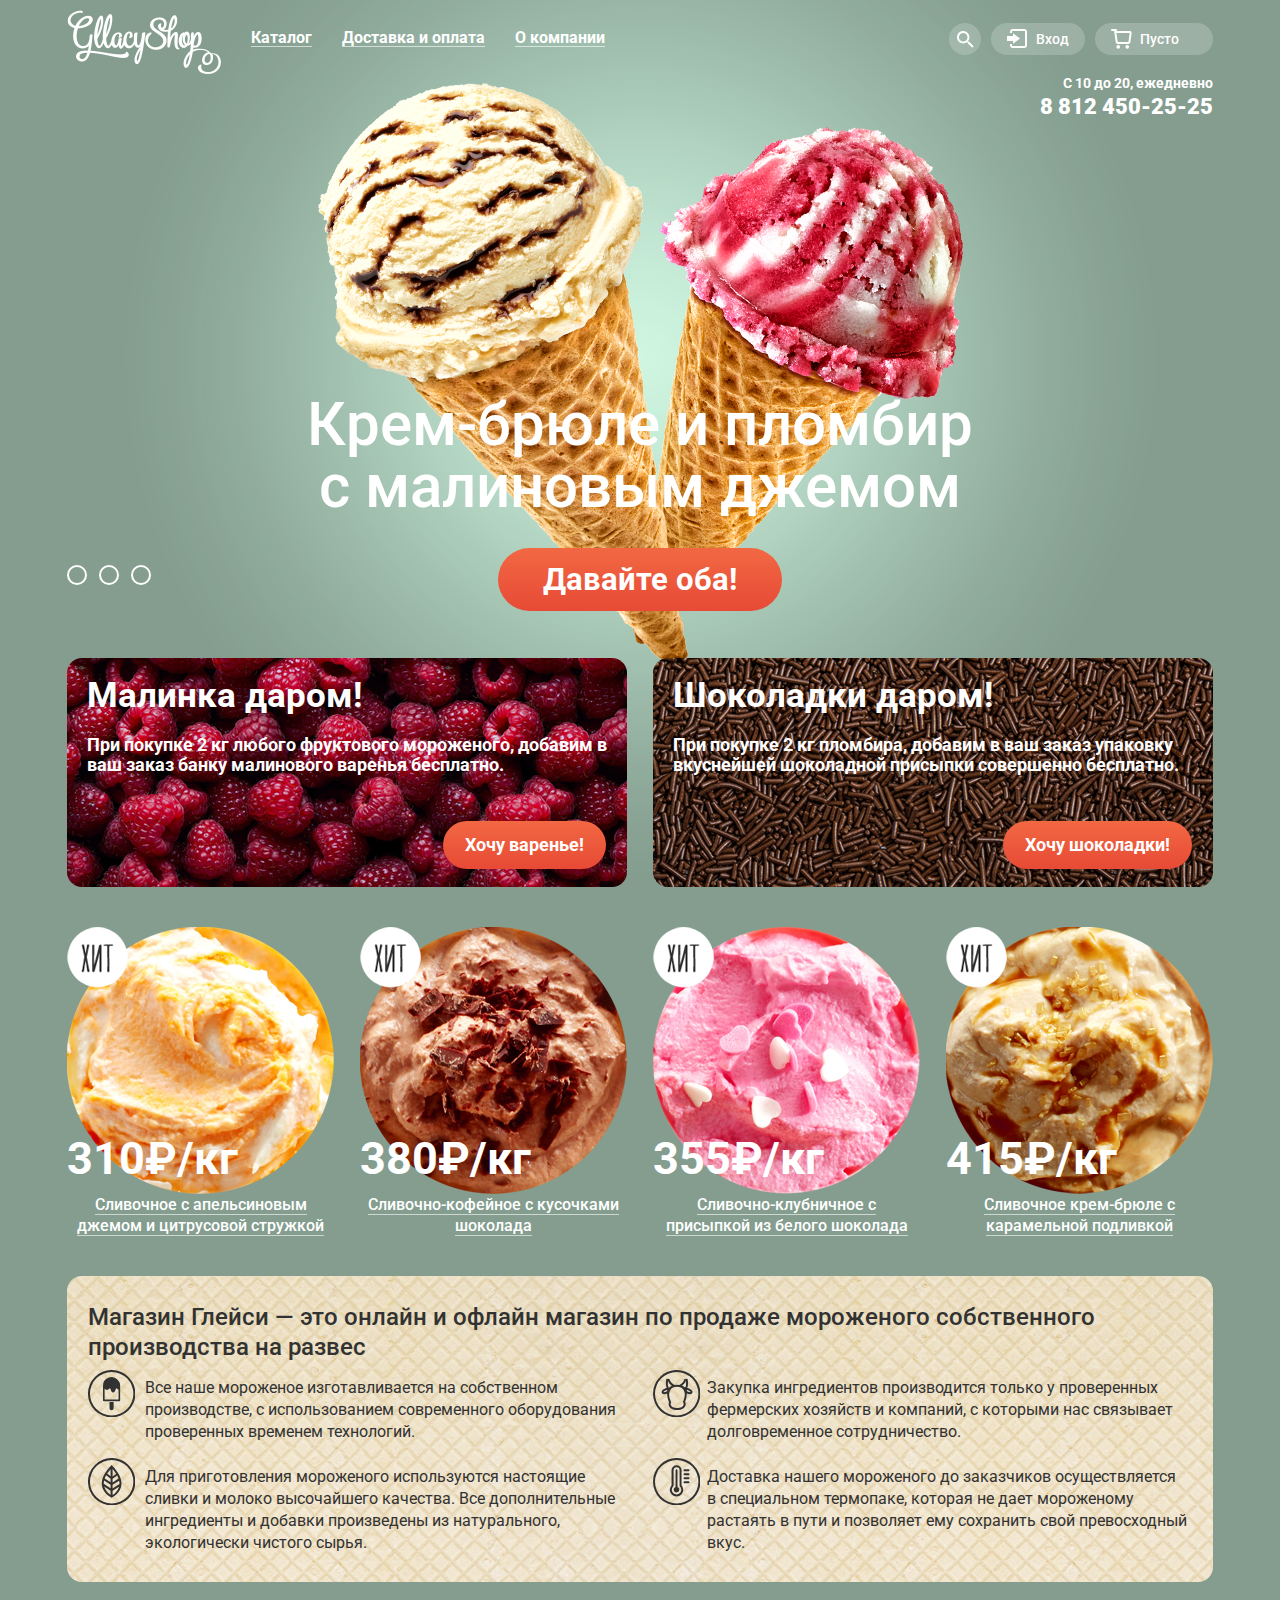
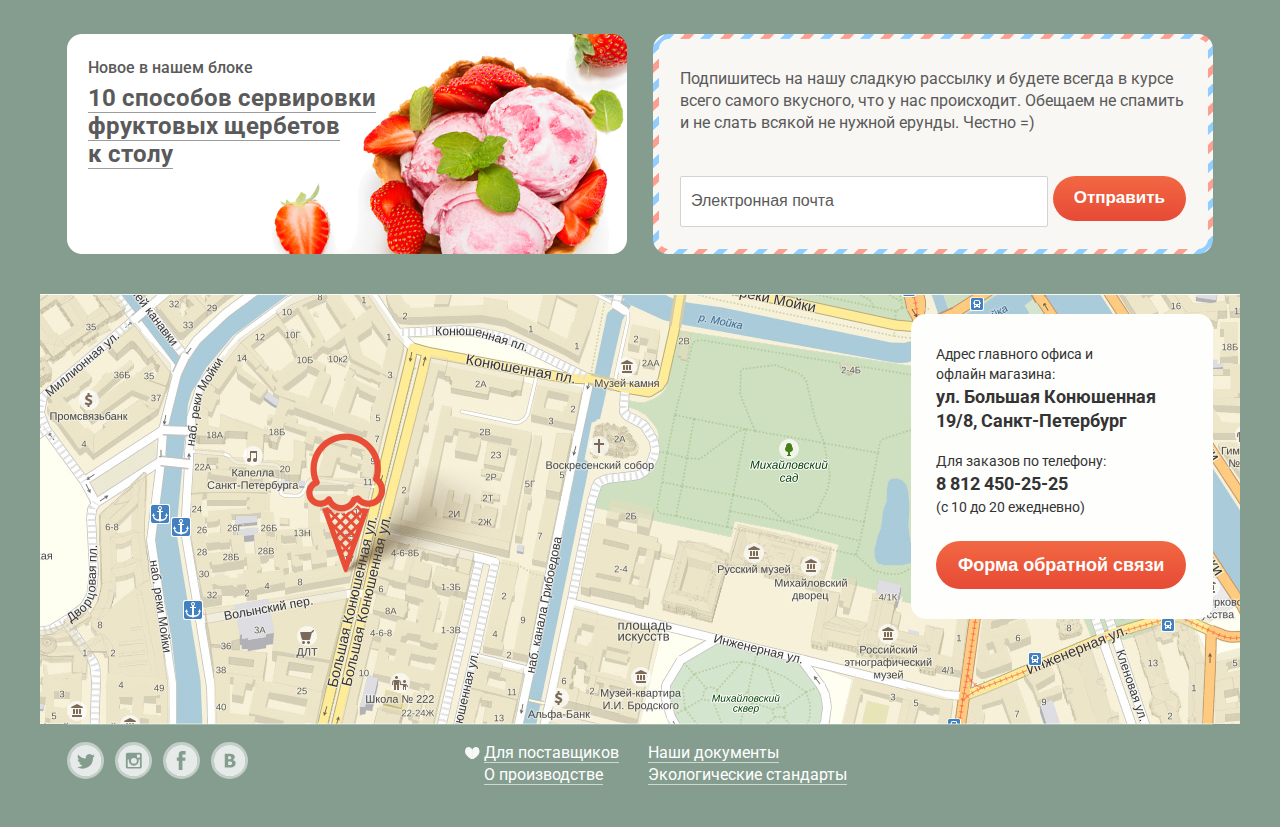
<file: index.html>
<!DOCTYPE html>
<html lang="ru">
	<head>
		<meta charset="UTF-8">
		<title>Gllacy</title>
		<link href="https://fonts.googleapis.com/css?family=Roboto:400,500,700,900&amp;subset=cyrillic" rel="stylesheet">
		<link href="css/normalize.css" rel="stylesheet" type="text/css">
		<link href="css/style.css" rel="stylesheet" type="text/css">
	</head>
	<body class="body-bg-1">
		<header class="main-header">
			<div class="container clearfix">
				<nav class="main-navigation">
					<div class="logo">
						<img src="img/logo.png" alt="Лого" width="154" height="64">
					</div>
					<ul>
						<li class=""><a href="catalog.html">Каталог</a>
							<ul class="drop-menu disabled">
								<li class="title">Новинки</li>
								<li><a href="#" class="drop-menu-item">Сливочное</a></li>
								<li><a href="#" class="drop-menu-item active-drop-menu-item">Щербеты</a></li>
								<li><a href="#" class="drop-menu-item">Фруктовый лед</a></li>
								<li><a href="#" class="drop-menu-item">Мелорин</a></li>
							</ul>
						</li>
						<li><a href="#">Доставка и оплата</a></li>
						<li><a href="#">О компании</a></li>
					</ul>				
				</nav>
				<div class="header-right-block">
					<a href="#" class="search"><svg class="sprite-header" xmlns="http://www.w3.org/2000/svg" width="16.687" height="16.688" viewBox="0 0 16.687 16.688"><defs><style>.cls-1 { fill: #fff; fill-rule: evenodd; }</style></defs><path id="Лупа" class="cls-1" d="M11.936 10.497h-.755l-.264-.261a6.212 6.212 0 1 0-.675.675l.263.262v.755l4.773 4.76 1.423-1.422zm-5.731 0a4.291 4.291 0 1 1 4.3-4.291 4.294 4.294 0 0 1-4.3 4.291z"/></svg></a>
					<div class="popup-search disabled">
						<form action="#" method="get">
							<input type="search" name="search" value="Что ищем?">
						</form>
					</div>
					<a href="#" class="enter"><svg class="sprite-header" xmlns="http://www.w3.org/2000/svg" width="20.063" height="19" viewBox="0 0 20.063 19"><defs><style>.cls-1 { fill: #fff; fill-opacity: 0.99; fill-rule: evenodd; }</style></defs><path id="Вход" class="cls-1" d="M3 3.968v-.96a3 3 0 0 1 3-3h11.059a3 3 0 0 1 3 3v12.978a3 3 0 0 1-3 3H6a3 3 0 0 1-3-3V15h2v2h13V2H5v1.968H3zm-3 8.046h6.029v2.743l7.027-5.3-7.027-5.3V6.9H0v5.114z"/></svg>Вход</a>
					<div class="popup-enter disabled">
						<form action="#" method="post">
							<input type="text" name="mail" value="Электронная почта">
							<input type="text" name="password" value="Пароль"><br>
							<button class="btn" type="submit">Войти</button>
							<div class="link-enter">
								<a href="#">Забыли пароль?</a><br>
								<a href="#">Новая регистрация</a>
							</div>
						</form>
					</div>
					<a href="#" class="cart"><div></div><svg class="sprite-header" xmlns="http://www.w3.org/2000/svg" width="20.63" height="19.719" viewBox="0 0 20.63 19.719"><defs><style>.cls-1 { fill: #fff; fill-rule: evenodd; }</style></defs><path id="Корзина" class="cls-1" d="M20.58 4.429l-1.21 8.912a2.025 2.025 0 0 1-1.88 1.635H6.61a2.025 2.025 0 0 1-1.88-1.635L3.26 3.054a3.738 3.738 0 0 1-.13-1.055H1a1 1 0 0 1 0-2h4a.992.992 0 0 1 .1 1.98h13.97c1.1 0 1.77 1.131 1.51 2.45zM6.73 12.947l-1.31-9h13.2l-.03.2-1.18 8.788a.033.033 0 0 0-.01.014H6.73zm.52 3.009a1.874 1.874 0 1 1-1.88 1.874 1.874 1.874 0 0 1 1.88-1.874zm9 0a1.874 1.874 0 1 1-1.88 1.874 1.874 1.874 0 0 1 1.88-1.874z"/></svg>Пусто</a>
					<div class="popup-cart clearfix disabled">
						<div class="cart-item">
							<div class="cross delete-item"></div>
							<img src="img/items/1.png" width="33" height="33">
							<span class="name">Пломбир с апельсиновым джемом</span>
							<span class="price">1,5 кг <span>x 200 руб</span></span>
							<span class="total-price">300 руб</span>
						</div>
						<div class="cart-item">
							<div class="cross delete-item"></div>
							<img src="img/items/3.png" width="33" height="33">
							<span class="name">Клубничный пломбир с присыпкой из белого шоколада</span>
							<span class="price">1,5 кг <span>x 300 руб</span></span>
							<span class="total-price">450 руб</span>
						</div>
						<hr>
						<div class="amount-description">
							<span>Итого:</span><span class="amount">750 руб.</span>
						</div>
						<button class="btn" type="submit">Оформить заказ</button>
					</div>
				</div>
			</div>
		</header>
		<main>
		<div  class="container">
			<div class="schedule">
				<span>С 10 до 20, ежедневно</span><br>
				<span class="number">8 812 450-25-25</span>
			</div>
			<section class="index-main-slider">
				<div class="slide">
					<p class="main-promo-1">Крем-брюле и пломбир с малиновым джемом</p>
					<p class="main-promo-2 disabled">Шоколадный пломбир и лимонный сорбет</p>
					<p class="main-promo-3 disabled">Пломбир с помадкой и клубничный щербет</p>
					<a href="#" class="btn slide-main-btn">Давайте оба!</a>
				</div>
				<div class="slide-btns">
					<label class="radio-btn">
						<input type="radio" name="slide" value="1">
						<span class="radio-indicator"></span>
					</label>
					<label class="radio-btn">
						<input type="radio" name="slide" value="2">
						<span class="radio-indicator"></span>
					</label>
					<label class="radio-btn">
						<input type="radio" name="slide" value="3">
						<span class="radio-indicator"></span>
					</label>
				</div>
			</section>
			<div class="gifts clearfix">
				<div class="gifts-left">
					<h2>Малинка даром!</h2>
					<p>При покупке 2 кг любого фруктового мороженого, добавим в ваш заказ банку малинового варенья бесплатно.</p>
					<a href="#" class="btn">Хочу варенье!</a>
				</div>
				<div class="gifts-right">
					<h2>Шоколадки даром!</h2>
					<p>При покупке 2 кг пломбира, добавим в ваш заказ упаковку вкуснейшей шоколадной присыпки совершенно бесплатно.</p>
					<a href="#" class="btn">Хочу шоколадки!</a>
				</div>
			</div>
			<div class="items clearfix">
				<div class="item item-1">
					<img src="img/items/1.png" width="267" alt="">
					<img src="img/hit.png" class="hit-img" alt="">
					<span class="item-price">310&#8381;/кг</span>
					<a href="#" class="item-feature">Сливочное с апельсиновым <br>джемом и цитрусовой стружкой</a>
					<a class="item-btn btn" href="#">Быстрый просмотр</a>
				</div>
				<div class="item item-2">
					<img src="img/items/2.png" width="267"  alt="">
					<img src="img/hit.png" class="hit-img"  alt="">
					<span class="item-price">380&#8381;/кг</span>
					<a href="#" class="item-feature">Сливочно-кофейное с кусочками <br>шоколада</a>
					<a class="item-btn btn" href="#">Быстрый просмотр</a>
				</div>
				<div class="item item-3">
					<img src="img/items/3.png" width="267"  alt="">
					<img src="img/hit.png" class="hit-img"  alt="">
					<span class="item-price">355&#8381;/кг</span>
					<a href="#" class="item-feature">Сливочно-клубничное с <br>присыпкой из белого шоколада</a>
					<a class="item-btn btn" href="#">Быстрый просмотр</a>
				</div>
				<div class="item item-4">
					<img src="img/items/4.png" width="267"  alt="">
					<img src="img/hit.png" class="hit-img"  alt="">
					<span class="item-price">415&#8381;/кг</span>
					<a href="#" class="item-feature">Сливочное крем-брюле с <br>карамельной подливкой</a>
					<a class="item-btn btn" href="#">Быстрый просмотр</a>
				</div>
			</div>
			<div class="about clearfix">
				<p class="about-title">Магазин Глейси  — это онлайн и офлайн магазин по продаже мороженого собственного производства на развес</p>
				<div class="about-left-column">
					<svg class="about-img-left1" xmlns="http://www.w3.org/2000/svg" width="47.375" height="47.38" viewBox="0 0 47.375 47.38"><defs><style>.cls-2 { fill: #323232; fill-rule: evenodd; }</style></defs><path id="Мороженко" class="cls-2" d="M29.641 9.64a8.575 8.575 0 0 0-14.639 6.06v14.68a.808.808 0 0 0 .809.81h15.533a.808.808 0 0 0 .809-.81V15.7a8.512 8.512 0 0 0-2.512-6.06zm.894 19.93H16.62V18.68c.045.05.092.1.143.16a2.619 2.619 0 0 0 4.309 0 1.185 1.185 0 0 1 .946-.6 1 1 0 0 1 .309.43 10.746 10.746 0 0 1 .488 1.22 9.606 9.606 0 0 0 .7 1.65 1.753 1.753 0 0 0 3.237 0 9.614 9.614 0 0 0 .7-1.65 10.67 10.67 0 0 1 .488-1.22 1 1 0 0 1 .309-.43 1.186 1.186 0 0 1 .946.6 3.205 3.205 0 0 0 1.346 1v9.73zm-9.007 8.58a2.05 2.05 0 1 0 4.1 0v-6.16h-4.1v6.16zM23.687-.01a23.7 23.7 0 1 1-23.7 23.7 23.7 23.7 0 0 1 23.7-23.7zm0 45.4a21.7 21.7 0 1 1 21.7-21.7 21.722 21.722 0 0 1-21.7 21.7z"/></svg>
					<p>Все наше мороженое изготавливается на собственном<br> производстве, с использованием современного оборудования<br> 
						 проверенных временем технологий.</p>
					<svg class="about-img-left2" xmlns="http://www.w3.org/2000/svg" width="47.375" height="47.38" viewBox="0 0 47.375 47.38"><defs><style>.cls-2 { fill: #323232; fill-rule: evenodd; }</style></defs><path id="Листик" class="cls-2" d="M23.624 39.81s-22.24-10.18 0-32.75c22.24 22.57 0 32.75 0 32.75zm7.516-17.18l-6.536 4.16-.021 3.68 6.894-4.41a13.37 13.37 0 0 0-.337-3.43zm-15.39 3.19l6.833 4.48v-3.62l-6.453-4.15a13.622 13.622 0 0 0-.38 3.29zm6.833-1.52v-3.63l-4.396-3.38a21.756 21.756 0 0 0-1.464 3.24zm0-6.09v-7.04a39.184 39.184 0 0 0-3.356 4.42zm2 .28l3.629-2.6a39.493 39.493 0 0 0-3.629-4.82v7.42zm.021 2.3l-.021 3.68 5.981-3.85a21.714 21.714 0 0 0-1.337-3.01zm6.443 7.9l-6.443 4.1-.021 4.16a15.3 15.3 0 0 0 6.463-8.26zm-8.463 8.2v-4.21l-6.417-4.13c1.105 4.14 4.32 6.93 6.42 8.34zm1.1-36.9a23.7 23.7 0 1 1-23.7 23.7A23.7 23.7 0 0 1 23.687-.01zm0 45.4a21.7 21.7 0 1 1 21.7-21.7 21.722 21.722 0 0 1-21.697 21.7z"/></svg>
					<p>Для приготовления мороженого используются настоящие<br> 
						сливки и молоко высочайшего качества. Все дополнительные<br> 
						ингредиенты и добавки произведены из натурального,<br> 
						экологически чистого сырья.</p>
				</div>
				<div class="about-right-column">
					<svg class="about-img-right1"  xmlns="http://www.w3.org/2000/svg" width="47.406" height="47.38" viewBox="0 0 47.406 47.38"><defs><style>.cls-2 { fill: #323232; fill-rule: evenodd; }</style></defs><path id="Корова" class="cls-2" d="M39.109 23.19a2.42 2.42 0 0 1-2.127 1.04 9.366 9.366 0 0 1-3.256-.84 17.086 17.086 0 0 1-1.576 8.35 5.2 5.2 0 0 1 .517 3.08c-.488 3.38-4.283 5.23-8.524 5.23s-8.018-1.85-8.48-5.23a5.164 5.164 0 0 1 .33-2.62 17.331 17.331 0 0 1-1.786-8.73 8.929 8.929 0 0 1-3.065.76 2.42 2.42 0 0 1-2.127-1.04 2.326 2.326 0 0 1-.162-2.22c.812-1.91 3.593-2.74 4.75-3.01l.1-.02c-1.4-2.9-.723-7.6-.2-9.19L16.56 9c.056 1 .766 2.88 3.436 5.01l1.585 1.09a12.914 12.914 0 0 1 2.4-.23 12.732 12.732 0 0 1 2.289.21l1.692-1.16c2.67-2.13 3.379-4.01 3.435-5.01l3.058-.26c.528 1.6 1.207 6.35-.224 9.24l.294.07c1.157.27 3.937 1.1 4.75 3.01a2.326 2.326 0 0 1-.166 2.22zM14.04 19.91s-2.859.66-3.362 1.85 3.155-.14 3.835-.7a2.317 2.317 0 0 1-.473-1.15zm3.3.07c-1.752 2.75-1.578 7 .467 11.37l.367.78-.318.8a3.209 3.209 0 0 0-.208 1.62c.329 2.41 3.6 3.5 6.5 3.5s6.2-1.1 6.545-3.52a3.177 3.177 0 0 0-.33-1.9l-.416-.84.378-.86c1.878-4.25 1.97-8.37.244-11.02-1.3-1.99-3.575-3.04-6.587-3.04-3.051 0-5.351 1.07-6.645 3.11zm20.093 1.78c-.5-1.19-3.361-1.85-3.361-1.85a2.328 2.328 0 0 1-.474 1.15c.678.56 4.333 1.88 3.833.7zm-18.57-6.1s-3.595-2.48-3.735-5.02c-.4 2.18-.584 5.62.7 6.99a21 21 0 0 1 3.032-1.97zm10.232-.1s3.595-2.47 3.736-5.01c.4 2.17.584 5.61-.705 6.98a22.893 22.893 0 0 0-3.034-1.97zM23.717-.01a23.7 23.7 0 1 1-23.7 23.7A23.7 23.7 0 0 1 23.714-.01zm0 45.4a21.7 21.7 0 1 1 21.7-21.7 21.722 21.722 0 0 1-21.703 21.7z"/></svg>
					<p>Закупка ингредиентов  производится только у проверенных<br> 
							фермерских хозяйств и компаний, с которыми нас связывает<br>
							долговременное сотрудничество.</p>
					<svg class="about-img-right2" xmlns="http://www.w3.org/2000/svg" width="47.406" height="47.38" viewBox="0 0 47.406 47.38"><defs><style>.cls-2 { fill: #323232; fill-rule: evenodd; }</style></defs><path id="Градусник" class="cls-2" d="M23.554 38.52a6.814 6.814 0 0 1-6.823-6.77 8.038 8.038 0 0 1 1.822-4.6V12.31a5 5 0 0 1 10 0v14.91a7.629 7.629 0 0 1 1.778 4.53 6.775 6.775 0 0 1-6.777 6.77zm0-2a4.8 4.8 0 0 1-4.8-4.77 5.237 5.237 0 0 1 1.845-3.78V12.31a3 3 0 0 1 6 0v15.72a5.092 5.092 0 0 1 1.754 3.72 4.8 4.8 0 0 1-4.799 4.77zm2.706-4.91A2.774 2.774 0 1 1 22.585 29V12.16a.95.95 0 0 1 1.9 0v16.87a2.765 2.765 0 0 1 1.775 2.58zm5.271-16.42h4a1 1 0 0 1 0 2h-4a1 1 0 0 1 0-2zm0-4h4a1 1 0 0 1 0 2h-4a1 1 0 0 1 0-2zm0 8h4a1 1 0 0 1 0 2h-4a1 1 0 0 1 0-2zm0 4h4a1 1 0 0 1 0 2h-4a1 1 0 0 1 0-2zM23.714-.01a23.7 23.7 0 1 1-23.7 23.7 23.7 23.7 0 0 1 23.7-23.7zm0 45.4a21.7 21.7 0 1 1 21.7-21.7 21.722 21.722 0 0 1-21.7 21.7z"/></svg>
					<p>	Доставка нашего мороженого до заказчиков осуществляется<br>
							в специальном термопаке, которая не дает мороженому<br>
							растаять в пути и позволяет ему сохранить свой превосходный<br>
							вкус.</p>
				</div>
			</div>
			<div class="news clearfix">
				<div class="blog">
					<span>Новое в нашем блоке<br></span>
					<a href="#" class="blog-link">10  способов сервировки<br>
						фруктовых щербетов<br>
						к столу</a>
				</div>
				<div class="newsletter">
						<p>Подпишитесь на нашу сладкую рассылку и будете всегда в курсе всего самого вкусного, что у нас происходит. Обещаем не спамить и не слать всякой не нужной ерунды. Честно =)
						</p>
						<form action="https://echo.htmlacademy.ru" method="post">
							<input type="text" name="mail" value="Электронная почта" class="mail">
							<button type="submit" class="btn">Отправить</button>
						</form>
				</div>
			</div>
			<div class="popup-feedback disabled">
				<form action="#" method="post">
					<h2>Мы обязательно вам ответим!</h2>
					<input type="text" name="name" value="Как вас зовут?">
					<input type="text" name="mail" value="Ваша почта для ответа?">
					<textarea name="about-yourself" id="" cols="30" rows="10">Напишите что-нибудь...</textarea>
					<button class="btn" type="submit">Отправить</button>
				</form>
			</div>
			</div>
			<div class="map">
				<div class="adress">
					<span>Адрес главного офиса и<br>
					офлайн магазина:</span><br>
					<b class="adress-bold">ул. Большая Конюшенная<br>
					19/8, Санкт-Петербург</b><br>
					<span>Для заказов по телефону:</span><br>
					<b>8 812 450-25-25</b><br>
					<span>(с 10 до 20 ежедневно)</span>
					<button class="btn">Форма обратной связи</button>
				</div>
			</div>
		</main>
		<footer class="main-footer">
			<div class="container clearfix">
				<div class="social">
					<a href="#" class="social-btn social-btn-tw">
					<svg xmlns="http://www.w3.org/2000/svg" width="31.375" height="31.4" viewBox="0 0 31.375 31.4"><defs><style>.cls3 { fill: #fff; fill-rule: evenodd; opacity: 0.8; }</style></defs><path id="Твитер" class="cls-3" d="M15.677.01A15.69 15.69 0 1 1-.015 15.7 15.688 15.688 0 0 1 15.677.01zm9.138 10.81a7.331 7.331 0 0 1-2.092.57 3.663 3.663 0 0 0 1.6-2.02 7.4 7.4 0 0 1-2.313.89 3.645 3.645 0 0 0-6.207 3.32 10.316 10.316 0 0 1-7.507-3.81 3.655 3.655 0 0 0 1.127 4.87 3.68 3.68 0 0 1-1.65-.46v.05a3.651 3.651 0 0 0 2.922 3.57 3.789 3.789 0 0 1-.96.13 3.861 3.861 0 0 1-.685-.07 3.643 3.643 0 0 0 3.4 2.53 7.29 7.29 0 0 1-4.524 1.56 8.291 8.291 0 0 1-.869-.05 10.354 10.354 0 0 0 15.946-8.73c0-.16 0-.31-.011-.47a7.33 7.33 0 0 0 1.823-1.88z"/></svg>
					Twiter</a>
					<a href="#" class="social-btn social-btn-inst">
					<svg xmlns="http://www.w3.org/2000/svg" width="31.376" height="31.41" viewBox="0 0 31.376 31.41"><defs><style>.cls-3 { fill: #fff; fill-rule: evenodd; opacity: 0.8; }</style></defs><path id="Инста" class="cls-3" d="M15.677.01A15.69 15.69 0 1 1-.015 15.7 15.688 15.688 0 0 1 15.677.01zm6.271 23.61a1.745 1.745 0 0 0 1.745-1.75V9.56a1.743 1.743 0 0 0-1.745-1.74H9.621a1.743 1.743 0 0 0-1.745 1.74v12.31a1.745 1.745 0 0 0 1.745 1.75h12.328zm-1.375-9.1a4.921 4.921 0 1 1-9.529 0h-1.38v6.78a.609.609 0 0 0 .611.61H21.34a.609.609 0 0 0 .612-.61v-6.78h-1.38zm-4.761-1.61a2.848 2.848 0 1 1 0 5.68 2.84 2.84 0 0 1 0-5.68zm3.7-3.31h1.865a.608.608 0 0 1 .611.61v1.86a.608.608 0 0 1-.611.61h-1.865a.609.609 0 0 1-.611-.61v-1.86a.609.609 0 0 1 .611-.61z"/></svg>
					Instagram</a>
					<a href="#" class="social-btn social-btn-fb">
					<svg xmlns="http://www.w3.org/2000/svg" width="31.375" height="31.41" viewBox="0 0 31.375 31.41"><defs><style>.cls-3 { fill: #fff; fill-rule: evenodd; opacity: 0.8; }</style></defs><path id="ФБ" class="cls-3" d="M15.677.01A15.69 15.69 0 1 1-.015 15.7 15.687 15.687 0 0 1 15.677.01zM16.45 25v-9.29h2.743l.285-3.09H16.45v-1.86c0-.89.085-1.26 1.367-1.26h1.764V6.08h-2.792c-3.294 0-4.082 1.54-4.082 4.34v2.2h-1.889v3.09h1.894V25h3.738z"/></svg>
					Facebook</a>
					<a href="#" class="social-btn social-btn-vk">
					<svg xmlns="http://www.w3.org/2000/svg" width="31.375" height="31.41" viewBox="0 0 31.375 31.41"><defs><style>.cls-3 { fill: #fff; fill-rule: evenodd; opacity: 0.8; }</style></defs><path id="ВК" class="cls-3" d="M15.677.01A15.69 15.69 0 1 1-.015 15.7 15.687 15.687 0 0 1 15.677.01zm5.967 18.25a3.1 3.1 0 0 0-.757-2.2 3.7 3.7 0 0 0-2.016-1.09v-.07a2.881 2.881 0 0 0 1.371-1.14 3.211 3.211 0 0 0 .5-1.77 3.133 3.133 0 0 0-.362-1.52 2.6 2.6 0 0 0-1.091-1.05 4.522 4.522 0 0 0-1.446-.48 17.993 17.993 0 0 0-2.269-.11h-4.8v13.59h5.438a8.909 8.909 0 0 0 2.332-.25 4.783 4.783 0 0 0 1.686-.86 3.684 3.684 0 0 0 1.032-1.27 3.909 3.909 0 0 0 .383-1.78zm-4.372-5.59a1.517 1.517 0 0 0-.169-.67 1 1 0 0 0-.527-.5 2.111 2.111 0 0 0-.8-.17c-.308 0-.766-.01-1.374-.01h-.237v2.88h.43c.583 0 .994-.01 1.228-.02a2.044 2.044 0 0 0 .727-.19 1.129 1.129 0 0 0 .563-.53 1.9 1.9 0 0 0 .157-.79zm.856 5.53a1.673 1.673 0 0 0-.255-.99 1.533 1.533 0 0 0-.767-.54 2.658 2.658 0 0 0-.853-.13c-.362-.01-.849-.01-1.456-.01h-.63v3.4h.184c.888 0 1.5-.01 1.842-.02a2.867 2.867 0 0 0 1.041-.24 1.381 1.381 0 0 0 .68-.59 1.813 1.813 0 0 0 .214-.88z"/></svg>
					Вконтакте</a>
				</div>
				<div class="details">
					<svg class="heart" xmlns="http://www.w3.org/2000/svg" width="14.562" height="12.66" viewBox="0 0 14.562 12.66"><defs><style>.cls-4 { fill: #f7f8f8; fill-rule: evenodd; }</style></defs><path id="Сердце" class="cls-4" d="M7.262 12.67s7.285-3.6 7.285-8.22c0-5.13-5.5-5.94-7.3-1.71m.049 9.93S.011 9.07.011 4.45c0-5.13 5.5-5.94 7.3-1.71"/></svg>
					<div class="details-column">
						<a href="#">Для поставщиков</a><br>
						<a href="#">О производстве</a>
					</div>
					<div class="details-column">
						<a href="#">Наши документы</a><br>
						<a href="#">Экологические стандарты</a>
					</div>
				</div>
			</div>
		</footer>
	</body>
</html>
</file>
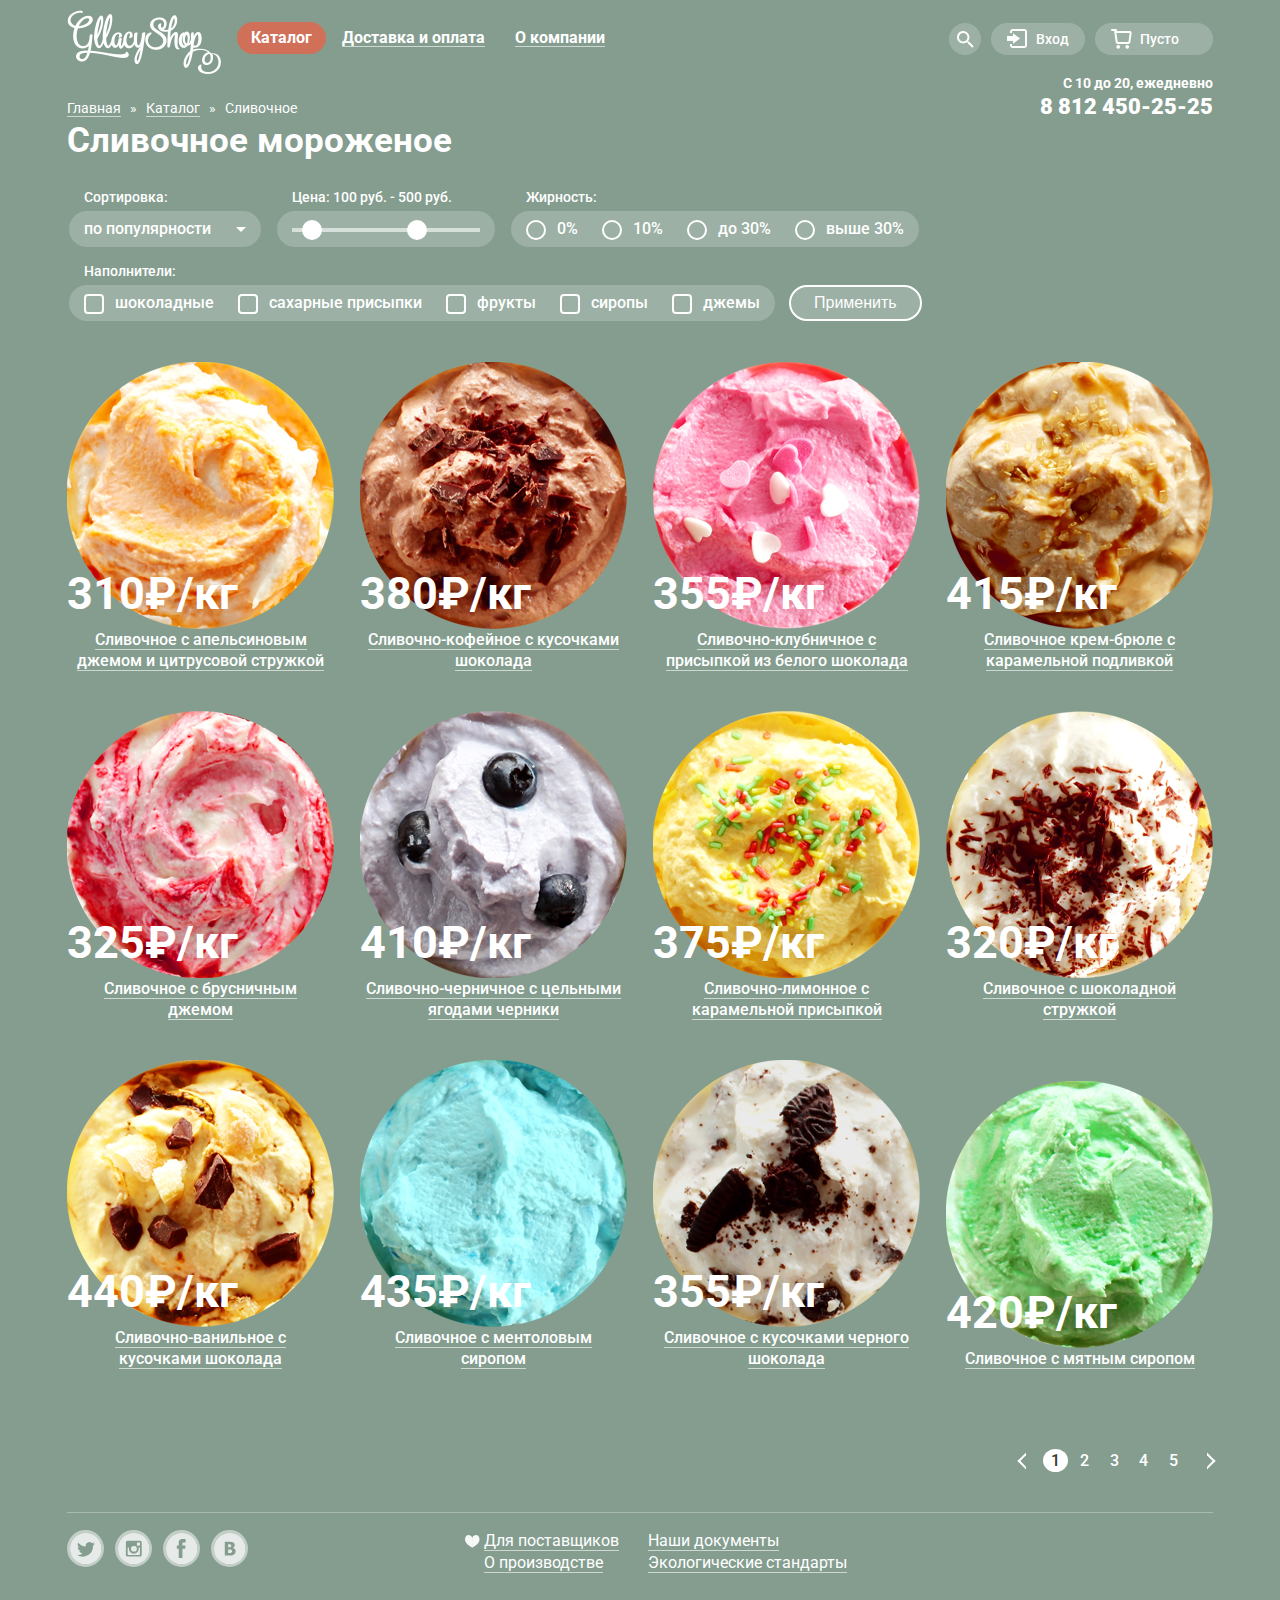
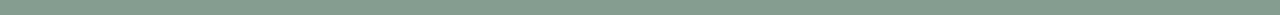
<file: catalog.html>
<!DOCTYPE html>
<html lang="ru">
<head>
	<meta charset="UTF-8">
	<title>Gllacy</title>
	<link href="https://fonts.googleapis.com/css?family=Roboto:400,500,700,900&amp;subset=cyrillic" rel="stylesheet">
	<link href="css/normalize.css" rel="stylesheet" type="text/css">
	<link href="css/style.css" rel="stylesheet" type="text/css">
</head>
<body class="inner-page">
	<header class="main-header">
		<div class="container clearfix">
			<nav class="main-navigation">
				<div class="logo">
					<img src="img/logo.png" alt="Лого" width="154" height="64">
				</div>
				<ul>
					<li class="active"><a href="catalog.html">Каталог</a>
						<ul class="drop-menu disabled">
							<li class="title">Новинки</li>
							<li><a href="#" class="drop-menu-item">Сливочное</a></li>
							<li><a href="#" class="drop-menu-item active-drop-menu-item">Щербеты</a></li>
							<li><a href="#" class="drop-menu-item">Фруктовый лед</a></li>
							<li><a href="#" class="drop-menu-item">Мелорин</a></li>
						</ul>
					</li>
					<li><a href="#">Доставка и оплата</a></li>
					<li><a href="#">О компании</a></li>
				</ul>				
			</nav>
			<div class="header-right-block">
				<a href="#" class="search"><svg class="sprite-header" xmlns="http://www.w3.org/2000/svg" width="16.687" height="16.688" viewBox="0 0 16.687 16.688"><defs><style>.cls-1 { fill: #fff; fill-rule: evenodd; }</style></defs><path id="Лупа" class="cls-1" d="M11.936 10.497h-.755l-.264-.261a6.212 6.212 0 1 0-.675.675l.263.262v.755l4.773 4.76 1.423-1.422zm-5.731 0a4.291 4.291 0 1 1 4.3-4.291 4.294 4.294 0 0 1-4.3 4.291z"/></svg></a>
				<div class="popup-search disabled">
					<form action="#" method="get">
						<input type="text" name="search" value="Что ищем?">
					</form>
				</div>
				<a href="#" class="enter"><svg class="sprite-header" xmlns="http://www.w3.org/2000/svg" width="20.063" height="19" viewBox="0 0 20.063 19"><defs><style>.cls-1 { fill: #fff; fill-opacity: 0.99; fill-rule: evenodd; }</style></defs><path id="Вход" class="cls-1" d="M3 3.968v-.96a3 3 0 0 1 3-3h11.059a3 3 0 0 1 3 3v12.978a3 3 0 0 1-3 3H6a3 3 0 0 1-3-3V15h2v2h13V2H5v1.968H3zm-3 8.046h6.029v2.743l7.027-5.3-7.027-5.3V6.9H0v5.114z"/></svg>Вход</a>
				<div class="popup-enter disabled">
					<form action="#" method="post">
						<input type="text" name="mail" value="Электронная почта">
						<input type="text" name="password" value="Пароль"><br>
						<button class="btn" type="submit">Войти</button>
						<div class="link-enter">
							<a href="#">Забыли пароль?</a><br>
							<a href="#">Новая регистрация</a>
						</div>
					</form>
				</div>
				<a href="#" class="cart"><div></div><svg class="sprite-header" xmlns="http://www.w3.org/2000/svg" width="20.63" height="19.719" viewBox="0 0 20.63 19.719"><defs><style>.cls-1 { fill: #fff; fill-rule: evenodd; }</style></defs><path id="Корзина" class="cls-1" d="M20.58 4.429l-1.21 8.912a2.025 2.025 0 0 1-1.88 1.635H6.61a2.025 2.025 0 0 1-1.88-1.635L3.26 3.054a3.738 3.738 0 0 1-.13-1.055H1a1 1 0 0 1 0-2h4a.992.992 0 0 1 .1 1.98h13.97c1.1 0 1.77 1.131 1.51 2.45zM6.73 12.947l-1.31-9h13.2l-.03.2-1.18 8.788a.033.033 0 0 0-.01.014H6.73zm.52 3.009a1.874 1.874 0 1 1-1.88 1.874 1.874 1.874 0 0 1 1.88-1.874zm9 0a1.874 1.874 0 1 1-1.88 1.874 1.874 1.874 0 0 1 1.88-1.874z"/></svg>Пусто</a>
				<div class="popup-cart clearfix disabled">
					<div class="cart-item">
						<div class="cross delete-item"></div>
						<img src="img/items/1.png" width="33" height="33">
						<span class="name">Пломбир с апельсиновым джемом</span>
						<span class="price">1,5 кг <span>x 200 руб</span></span>
						<span class="total-price">300 руб</span>
					</div>
					<div class="cart-item">
						<div class="cross delete-item"></div>
						<img src="img/items/3.png" width="33" height="33">
						<span class="name">Клубничный пломбир с присыпкой из белого шоколада</span>
						<span class="price">1,5 кг <span>x 300 руб</span></span>
						<span class="total-price">450 руб</span>
					</div>
					<hr>
					<div class="amount-description">
						<span>Итого:</span><span class="amount">750 руб.</span>
					</div>
					<button class="btn" type="submit">Оформить заказ</button>
				</div>
			</div>
		</div>
	</header>
	<main class="container clearfix">
		<div class="schedule">
			<span>С 10 до 20, ежедневно</span><br>
			<span class="number">8 812 450-25-25</span>
		</div>
		<div class="inner-page-title clearfix">
			<ul class="breadcrumbs">
				<li><a href="index.html">Главная</a></li>
				<li><a href="shop.html">Каталог</a></li>
				<li class="current">Сливочное</li>
			</ul>
			<h1>Сливочное мороженое</h1>
		</div>
		<form class="category" action="https://echo.htmlacademy.ru" method="get" style="clear: both;">
			<fieldset>
				<legend>Сортировка:</legend>
				<div class="category-substrate category-drop">
					<ul>
						<li><a class="drop-list" href="#">по популярности</a>
							<ul class="droped-list disabled">
								<li>сначала недорогие</li>
								<li>сначала дорогие</li>
								<li>по жирности</li>
							</ul>
						</li>
					</ul>
				</div>
			</fieldset>

			<fieldset>
				<legend>Цена: 100 руб. - 500 руб.</legend>
				<div class="category-substrate category-price">
					<div>
						<a href="#" class="range-1"></a>
					<a href="#" class="range-2"></a>
						<div class="scale"></div>
					</div>
				</div>
			</fieldset>

			<fieldset>
				<legend>Жирность:</legend>
				<div class="category-substrate">
					<label class="category-radio">
						<input type="radio" name="radio" value="0%">
						<span class="radio-indicator"></span>
						0%
					</label>
					<label class="category-radio">
						<input type="radio" name="radio" value="10%">
						<span class="radio-indicator"></span>
						10%
					</label>
					<label class="category-radio">
						<input type="radio" name="radio" value="до 30%">
						<span class="radio-indicator"></span>
						до 30%
					</label>
					<label class="category-radio">
						<input type="radio" name="radio" value="выше 30%">
						<span class="radio-indicator"></span>
						выше 30%
					</label>
				</div>
			</fieldset>

			<fieldset>
				<legend>Наполнители:</legend>
				<div class="category-substrate">
					<label class="category-checkbox">
						<input type="checkbox" name="шоколадные">
						<span class="checkbox-indicator"></span>
						шоколадные
					</label>
					<label class="category-checkbox">
						<input type="checkbox" name="сахарные присыпки">
						<span class="checkbox-indicator"></span>
						сахарные присыпки
					</label>
					<label class="category-checkbox">
						<input type="checkbox" name="фрукты">
						<span class="checkbox-indicator"></span>
						фрукты
					</label>
					<label class="category-checkbox">
						<input type="checkbox" name="сиропы">
						<span class="checkbox-indicator"></span>
						сиропы
					</label>
					<label class="category-checkbox">
						<input type="checkbox" name="джемы">
						<span class="checkbox-indicator"></span>
						джемы
					</label>
				</div>
			</fieldset>
			<button type="submit" class="category-btn">Применить</button>
		</form>
		<div class="items clearfix">
			<div class="item item-1">
				<img src="img/items/1.png" width="267" alt="">
				<span class="item-price">310&#8381;/кг</span>
				<a href="#" class="item-feature">Сливочное с апельсиновым <br>джемом и цитрусовой стружкой</a>
				<a class="item-btn btn" href="#">Быстрый просмотр</a>
			</div>
			<div class="item item-2">
				<img src="img/items/2.png" width="267"  alt="">
				<span class="item-price">380&#8381;/кг</span>
				<a href="#" class="item-feature">Сливочно-кофейное с кусочками <br>шоколада</a>
				<a class="item-btn btn" href="#">Быстрый просмотр</a>
			</div>
			<div class="item item-3">
				<img src="img/items/3.png" width="267"  alt="">
				<span class="item-price">355&#8381;/кг</span>
				<a href="#" class="item-feature">Сливочно-клубничное с <br>присыпкой из белого шоколада</a>
				<a class="item-btn btn" href="#">Быстрый просмотр</a>
			</div>
			<div class="item item-4">
				<img src="img/items/4.png" width="267"  alt="">
				<span class="item-price">415&#8381;/кг</span>
				<a href="#" class="item-feature">Сливочное крем-брюле с <br>карамельной подливкой</a>
				<a class="item-btn btn" href="#">Быстрый просмотр</a>
			</div>
			<div class="item item-1">
				<img src="img/items/5.png" width="267" alt="">
				<span class="item-price">325&#8381;/кг</span>
				<a href="#" class="item-feature">Сливочное с брусничным <br>джемом</a>
				<a class="item-btn btn" href="#">Быстрый просмотр</a>
			</div>
			<div class="item item-2">
				<img src="img/items/6.png" width="267"  alt="">
				<span class="item-price">410&#8381;/кг</span>
				<a href="#" class="item-feature">Сливочно-черничное с цельными <br>ягодами черники</a>
				<a class="item-btn btn" href="#">Быстрый просмотр</a>
			</div>
			<div class="item item-3">
				<img src="img/items/7.png" width="267"  alt="">
				<span class="item-price">375&#8381;/кг</span>
				<a href="#" class="item-feature">Сливочно-лимонное с <br>карамельной присыпкой</a>
				<a class="item-btn btn" href="#">Быстрый просмотр</a>
			</div>
			<div class="item item-4">
				<img src="img/items/8.png" width="267"  alt="">
				<span class="item-price">320&#8381;/кг</span>
				<a href="#" class="item-feature">Сливочное с шоколадной <br>стружкой</a>
				<a class="item-btn btn" href="#">Быстрый просмотр</a>
			</div>
			<div class="item item-1">
				<img src="img/items/9.png" width="267" alt="">
				<span class="item-price">440&#8381;/кг</span>
				<a href="#" class="item-feature">Сливочно-ванильное с <br>кусочками шоколада</a>
				<a class="item-btn btn" href="#">Быстрый просмотр</a>
			</div>
			<div class="item item-2">
				<img src="img/items/10.png" width="267"  alt="">
				<span class="item-price">435&#8381;/кг</span>
				<a href="#" class="item-feature">Сливочноe с ментоловым <br>сиропом</a>
				<a class="item-btn btn" href="#">Быстрый просмотр</a>
			</div>
			<div class="item item-3">
				<img src="img/items/11.png" width="267"  alt="">
				<span class="item-price">355&#8381;/кг</span>
				<a href="#" class="item-feature">Сливочное с кусочками черного <br>шоколада</a>
				<a class="item-btn btn" href="#">Быстрый просмотр</a>
			</div>
			<div class="item item-4">
				<img src="img/items/12.png" width="267"  alt="">
				<span class="item-price">420&#8381;/кг</span>
				<a href="#" class="item-feature">Сливочное с мятным сиропом</a>
				<a class="item-btn btn" href="#">Быстрый просмотр</a>
			</div>
		</div>
		<div class="paginator">
			<a href="#" class="paginator-left"></a>
			<span  class="page-number page-number-active">1</span>
			<a href="#" class="page-number">2</a>
			<a href="#" class="page-number">3</a>
			<a href="#"  class="page-number">4</a>
			<a href="#"  class="page-number">5</a>
			<a href="#" class="paginator-right"></a>
		</div>
	</main>
	<footer class="main-footer">
		<div class="container clearfix">
			<div class="social">
				<a href="#" class="social-btn social-btn-tw">
					<svg xmlns="http://www.w3.org/2000/svg" width="31.375" height="31.4" viewBox="0 0 31.375 31.4"><defs><style>.cls3 { fill: #fff; fill-rule: evenodd; opacity: 0.8; }</style></defs><path id="Твитер" class="cls-3" d="M15.677.01A15.69 15.69 0 1 1-.015 15.7 15.688 15.688 0 0 1 15.677.01zm9.138 10.81a7.331 7.331 0 0 1-2.092.57 3.663 3.663 0 0 0 1.6-2.02 7.4 7.4 0 0 1-2.313.89 3.645 3.645 0 0 0-6.207 3.32 10.316 10.316 0 0 1-7.507-3.81 3.655 3.655 0 0 0 1.127 4.87 3.68 3.68 0 0 1-1.65-.46v.05a3.651 3.651 0 0 0 2.922 3.57 3.789 3.789 0 0 1-.96.13 3.861 3.861 0 0 1-.685-.07 3.643 3.643 0 0 0 3.4 2.53 7.29 7.29 0 0 1-4.524 1.56 8.291 8.291 0 0 1-.869-.05 10.354 10.354 0 0 0 15.946-8.73c0-.16 0-.31-.011-.47a7.33 7.33 0 0 0 1.823-1.88z"/></svg>
					Twiter</a>
					<a href="#" class="social-btn social-btn-inst">
						<svg xmlns="http://www.w3.org/2000/svg" width="31.376" height="31.41" viewBox="0 0 31.376 31.41"><defs><style>.cls-3 { fill: #fff; fill-rule: evenodd; opacity: 0.8; }</style></defs><path id="Инста" class="cls-3" d="M15.677.01A15.69 15.69 0 1 1-.015 15.7 15.688 15.688 0 0 1 15.677.01zm6.271 23.61a1.745 1.745 0 0 0 1.745-1.75V9.56a1.743 1.743 0 0 0-1.745-1.74H9.621a1.743 1.743 0 0 0-1.745 1.74v12.31a1.745 1.745 0 0 0 1.745 1.75h12.328zm-1.375-9.1a4.921 4.921 0 1 1-9.529 0h-1.38v6.78a.609.609 0 0 0 .611.61H21.34a.609.609 0 0 0 .612-.61v-6.78h-1.38zm-4.761-1.61a2.848 2.848 0 1 1 0 5.68 2.84 2.84 0 0 1 0-5.68zm3.7-3.31h1.865a.608.608 0 0 1 .611.61v1.86a.608.608 0 0 1-.611.61h-1.865a.609.609 0 0 1-.611-.61v-1.86a.609.609 0 0 1 .611-.61z"/></svg>
						Instagram</a>
						<a href="#" class="social-btn social-btn-fb">
							<svg xmlns="http://www.w3.org/2000/svg" width="31.375" height="31.41" viewBox="0 0 31.375 31.41"><defs><style>.cls-3 { fill: #fff; fill-rule: evenodd; opacity: 0.8; }</style></defs><path id="ФБ" class="cls-3" d="M15.677.01A15.69 15.69 0 1 1-.015 15.7 15.687 15.687 0 0 1 15.677.01zM16.45 25v-9.29h2.743l.285-3.09H16.45v-1.86c0-.89.085-1.26 1.367-1.26h1.764V6.08h-2.792c-3.294 0-4.082 1.54-4.082 4.34v2.2h-1.889v3.09h1.894V25h3.738z"/></svg>
							Facebook</a>
							<a href="#" class="social-btn social-btn-vk">
								<svg xmlns="http://www.w3.org/2000/svg" width="31.375" height="31.41" viewBox="0 0 31.375 31.41"><defs><style>.cls-3 { fill: #fff; fill-rule: evenodd; opacity: 0.8; }</style></defs><path id="ВК" class="cls-3" d="M15.677.01A15.69 15.69 0 1 1-.015 15.7 15.687 15.687 0 0 1 15.677.01zm5.967 18.25a3.1 3.1 0 0 0-.757-2.2 3.7 3.7 0 0 0-2.016-1.09v-.07a2.881 2.881 0 0 0 1.371-1.14 3.211 3.211 0 0 0 .5-1.77 3.133 3.133 0 0 0-.362-1.52 2.6 2.6 0 0 0-1.091-1.05 4.522 4.522 0 0 0-1.446-.48 17.993 17.993 0 0 0-2.269-.11h-4.8v13.59h5.438a8.909 8.909 0 0 0 2.332-.25 4.783 4.783 0 0 0 1.686-.86 3.684 3.684 0 0 0 1.032-1.27 3.909 3.909 0 0 0 .383-1.78zm-4.372-5.59a1.517 1.517 0 0 0-.169-.67 1 1 0 0 0-.527-.5 2.111 2.111 0 0 0-.8-.17c-.308 0-.766-.01-1.374-.01h-.237v2.88h.43c.583 0 .994-.01 1.228-.02a2.044 2.044 0 0 0 .727-.19 1.129 1.129 0 0 0 .563-.53 1.9 1.9 0 0 0 .157-.79zm.856 5.53a1.673 1.673 0 0 0-.255-.99 1.533 1.533 0 0 0-.767-.54 2.658 2.658 0 0 0-.853-.13c-.362-.01-.849-.01-1.456-.01h-.63v3.4h.184c.888 0 1.5-.01 1.842-.02a2.867 2.867 0 0 0 1.041-.24 1.381 1.381 0 0 0 .68-.59 1.813 1.813 0 0 0 .214-.88z"/></svg>
								Вконтакте</a>
							</div>
							<div class="details">
								<svg class="heart" xmlns="http://www.w3.org/2000/svg" width="14.562" height="12.66" viewBox="0 0 14.562 12.66"><defs><style>.cls-4 { fill: #f7f8f8; fill-rule: evenodd; }</style></defs><path id="Сердце" class="cls-4" d="M7.262 12.67s7.285-3.6 7.285-8.22c0-5.13-5.5-5.94-7.3-1.71m.049 9.93S.011 9.07.011 4.45c0-5.13 5.5-5.94 7.3-1.71"/></svg>
								<div class="details-column">
									<a href="#">Для поставщиков</a><br>
									<a href="#">О производстве</a>
								</div>
								<div class="details-column">
									<a href="#">Наши документы</a><br>
									<a href="#">Экологические стандарты</a>
								</div>
							</div>
						
						</div>
					</footer>
				</body>
				</html>
</file>
<file: css/style.css>
html,
body {
	min-width: 1200px;
	margin: 0;
	font-family: 'Roboto', sans-serif;
	color: #ffffff;
	background: #849d8f;
  
}

.body-bg-1 {
	background: #849d8f url("../img/slide-1.png") no-repeat center top;
}

.body-bg-2 {
	background: #8996a6 url("../img/slide-2.png") no-repeat center top;
}

.body-bg-3 {
	background: #9d8b84 url("../img/slide-3.png") no-repeat center top;
}

.clearfix::after {
	content: "";
	display: table;
	clear: both;
}

.container {
	position: relative;
	width: 1146px;
	margin: 0 auto;
	padding: 0 27px;
}

/*----------------------------------------- Header -----------------------------------------*/

.main-header {
	padding-top: 10px;
}
.main-navigation {
	position: relative;
	float: left;
	width: 800px;
}

.main-navigation .logo {
	display: inline-block;
	float: left;
	width: 154px;
	height: 64px;
	margin-right: 14px;
}

.main-navigation ul {
	margin: 0;
	padding: 0;
	list-style: none;
	font-size: 0;
}

.main-navigation li {
	display: inline-block;
	margin-left: 2px;
	margin-top: 12px;
	font-size: 16px;
	line-height: 20px;
	font-weight: 700;
	vertical-align: top;
}

.main-navigation a {
	display: block;
	position: relative;
	padding: 6px 14px;
	color: #ffffff;
	text-decoration: none;

}

.main-navigation a::after {
	content: "";
	position: relative;
	bottom: 2px;
	display: block;
	border-bottom: 1px solid rgba(255, 255, 255, 0.6);
}

.main-navigation a:hover {
	color: #333333;
	background: #f7f6f3;
	border-radius:  20px;
}

.main-navigation a:active {
	box-shadow: inset 0 2px 3px 1px rgba(0, 0, 0, 0.5);
}

.main-navigation .active {
	color: #ffffff;
	background: #d07058;
	border-radius:  20px;
}
.main-navigation .active a::after{
	display: none;
}

.drop-menu {
	display: block;
	position: absolute;
	margin: 0;
	padding: 0;
	width: 148px;
	left: 157px;
	top: 50px;
	list-style: none;
	border-radius:  5px;
	background: #f8f7f4;
	box-shadow: -1px 6px 10px 1px rgba(0, 0, 0, 0.5);
	color: #343434;
}



.drop-menu li {
	display: block;
	padding-top: 2.5px;
	padding-bottom: 2.5px;
	margin: 0;
}

.drop-menu .title {
	padding-left: 21px;
	padding-top: 12px;
	padding-bottom: 12px;
	font-size: 14px;
	line-height: 14px;
	font-weight: 700;
	border-bottom: 2px solid rgba(0, 0, 0, 0.2);
}

 .drop-menu .drop-menu-item {
	display: block;
	padding: 6.5px 21px;
	color: #343434;
	font-size: 14px;
	line-height: 14px;
	font-weight: 400;
	text-decoration: none;
}

.drop-menu .drop-menu-item::after {
	display: none;
}

.drop-menu .drop-menu-item:hover {
 	color: #343434;
	background: #fbded7;
	border-radius: 0;
}

.drop-menu .drop-menu-item:active {
	box-shadow: none;
	background: #f6b5a5;
}

.drop-menu .active-drop-menu-item {
	color: #ffffff;
	background: #d07058;
}

.header-right-block {
	float: right;
	font-size: 0;
}

.header-right-block a {
	display: inline-block;
	padding: 6px;
	margin-left: 10px;
	margin-top: 13px;
	color: #ffffff;
	font-size: 14px;
	line-height: 20px;
	font-weight: 500;
	vertical-align: top;
	text-align: right;
	text-decoration: none;
	border-radius:  20px;
	background: rgba(255, 255, 255, 0.2);
}

.header-right-block .search {
	padding: 8px;
	width: 32px;
	height: 32px;
	box-sizing: border-box;
	background: rgba(255, 255, 255, 0.2) url("");
}

.popup-search {
	position: absolute;
	margin-left: -298px;
	margin-top: 5px;
	padding: 15px;
	border-radius:  5px;
	background: #f8f7f4;
	box-shadow: -1px 6px 10px 1px rgba(0, 0, 0, 0.5);
}

.popup-search input {
	width: 287px;
	padding: 6px 11px 5px 11px;
	font-size: 14px;
	line-height: 24.5px;
	font-weight: 400;
	color: #999999;
	border: 1px solid #d3d3d2;
	border-radius: 5px;
}

.popup-enter {
	display: block;
	position: absolute;
	margin-left: -125px;
	margin-top: 5px;
	padding: 15px;
	border-radius:  5px;
	background: #f8f7f4;
	box-shadow: -1px 6px 10px 1px rgba(0, 0, 0, 0.5);
}

.popup-enter input {
	display: block;
	width: 217px;
	padding: 6px 11px 5px 11px;
	margin-bottom: 10px;
	font-size: 14px;
	line-height: 24.5px;
	font-weight: 400;
	color: #999999;
	border: 1px solid #d3d3d2;
	border-radius: 5px;
}

.popup-enter input:nth-child(2) {
	margin-bottom: 15px;
} 

.popup-enter .btn {
	margin-right: 20px;
	font-size: 15px;
	line-height: 24.5px;
	font-weight: 700;	
	padding: 6px 28px;
}

.popup-enter .link-enter {
	display: inline-block;
}

.popup-enter a {
	display: inline-block;
	margin: 0;
	margin-bottom: 6px;
	padding: 0;
	background: #f8f7f4;
	border-radius: 0;
	font-size: 13px;
	line-height: 14px;
	font-weight: 700;
	color: #333333;
	border-bottom: 1px solid rgba(90,90, 90, 0.6);
}

.header-right-block .popup-enter a:hover,
.header-right-block .popup-enter a:active {
	background: #f8f7f4;
	color: #ec593c;
	border-bottom: 1px solid rgba(236, 89, 60, 0.6);
}

.header-right-block .enter ,
.header-right-block .cart	 {
	position: relative;
	padding-left: 45px;
}

.header-right-block .enter {
	padding-right: 16px;
}
.header-right-block .cart {
	padding-right: 34px;
}


.cart div::before {
	content: "";
	display: none;
	width: 14px;
	height: 11px;
	background: #ec573b;
}
.cart:hover div::before {
	display: inline-block;
	position: absolute;
	top: 9px;
	left: 21px;
}


.search:hover > .sprite-header > .cls-1,
.enter:hover > .sprite-header > .cls-1,
.cart:hover > .sprite-header > .cls-1 {
	fill: #333;
}

.enter .sprite-header,
.cart .sprite-header {
	position: absolute;
	left: 16px;
}

.header-right-block a:hover {
	color: #313131;
	background: rgba(255, 255, 255, 0.9);
}

.popup-cart {
	display: block;
	position: absolute;
	width: 523px;
	margin-left: -285px;
	margin-top: 5px;
	padding: 10px 15px 20px 15px;
	border-radius:  5px;
	background: #f8f7f4;
	box-shadow: -1px 6px 10px 1px rgba(0, 0, 0, 0.5);
}

.popup-cart .cart-item {
	display: inline-block;
	position: relative;
	margin-bottom: 10px;
	padding: 26px 0 3px 0;
	color: #333333;
	font-size: 13px;
	vertical-align: top;
	line-height: 14px;
	font-weight: 400;
}


.cross {
	display: inline-block;
	position: absolute;
	top: 26px;
	width: 12px;
	height: 12px;
	border: none;
	outline: none;
	cursor: pointer;
}

.cross::before,
.cross::after  {
	content: "";
	position: absolute;
	top: 5px;
	width: 15px;
	height: 1px;
	background-color: #000000;
	transform: rotate(45deg);
}

.cross::after {
	transform: rotate(-45deg);
}

.cart-item img {
	position: absolute; 
	top: 16px;
	left: 24px;
}


.cart-item .name {
	display: inline-block;
	width: 220px;
	margin-left: 69px;
	vertical-align: top;
}

.cart-item .price {
	display: inline-block;
	width: 120px;
	vertical-align: top;
	text-align: right;
}
.cart-item .price span {
	color: #808080;
}

.cart-item .total-price {
	display: inline-block;
	width: 100px;
	vertical-align: top;
	text-align: center;
}

.amount-description {
	margin: 16px;
	color: #333333;
	font-size: 15px;
	line-height: 24px;
	font-weight: 700;
	text-align: right;
}

.popup-cart .btn {
	float: right;
	padding: 6px 23px;
}
	

/*----------------------------------------- Index.html -----------------------------------------*/

.schedule {
	text-align: right;
	margin-bottom: 272px;
}



.schedule > span {
	display: inline-block;
	font-size: 14px;
	line-height: 14px;
	font-weight: 700;
}

.schedule  .number {
	display: inline-block;
	font-size: 22px;
	line-height: 30px;
	font-weight: 900;
}

.inner-page .schedule {
	margin-bottom: 0;
}
.slide  {
	width: 680px;
	margin: 0 auto;
	text-align: center;
}

[class^="main-promo-"] {
	display: inline-block;
	width: 680px;
	margin: 0;
	margin-bottom: 31px;
	font-size: 60px;
	line-height: 62px;
	font-weight: 500;

}

.index-main-slider .slide-main-btn {
	padding: 13px 45px;
	border-radius:  40px;
	background-image: linear-gradient(#f26843, #e74a35);
	color: #ffffff;
	text-decoration: none;
	font-size: 31px;
	line-height: 62px;
	font-weight: 700;
	cursor: pointer;
}

.slide-btns {
	position: relative;
	left: 0;
	bottom: 46px;
}

.radio-btn input[type="radio"] {
	display: none;
}
 
.radio-btn {
	display: inline-block;
	cursor: pointer;
	margin-right: 8px;
}

.radio-btn input[type="radio"] + .radio-indicator {
	display: inline-block;
	width: 16px;
	height: 16px;
	border: 2px solid #ffffff;
	border-radius: 50%;
}

.radio-btn input[type="radio"] + .radio-indicator:hover {
	background: rgba(255, 255, 255, 0.4);
}

.radio-btn input[type="radio"]:checked + .radio-indicator {
	content: "";
	border-radius: 50%;
	background-color: #fff;
}

.gifts {
	font-size: 18px;
	line-height: 20px;
	font-weight: 700;
	margin-top: 22px;
	margin-bottom: 40px;
}

[class^="gifts-"] {
	position: relative;
	width: 560px;
	height: 229px;
	box-sizing: border-box;
	padding: 20px;
	padding-top: 16px;
	padding-bottom: 23px;
}

[class^="gifts-"] > h2 {
	font-size: 35px;
	line-height: 43px;
	font-weight: 700;
	margin: 0;
}

.gifts-left {
	float: left;
	background: url("../img/rassbery.png") no-repeat;
}

.gifts-right {
	float: right;
	background: url("../img/chocolate.png") no-repeat;
}

.btn {
	padding: 12px 22px;
	border-radius:  40px;
	background-image: linear-gradient(#f26843, #e74a35);
	color: #ffffff;
	text-decoration: none;
	font-size: 18px;
	line-height: 24px;
	font-weight: 700;
	border: none;
	outline: none;
	cursor: pointer;
}

.btn:hover {
	-webkit-filter: brightness(120%);
	box-shadow: inset 0 -2px 3px 1px rgba(0, 0, 0, 0.5);
}

.btn:active {
	-webkit-filter: brightness(90%);
	box-shadow: inset 0 2px 3px 1px rgba(0, 0, 0, 0.5);
}

[class^="gifts-"] > .btn {
	position: absolute;
	right: 21px;
	bottom: 18px
}

.items {
	font-size: 0;
	margin-bottom: 40px;
}

.items .item	{
	position: relative;
	display: inline-block;
	width: 267px;
	margin-right: 26px;
	text-align: center;
	
}

.items .item:nth-child(4n)	{
	margin-right: 0;
}


.items .item::before {
	content: "";
	display: block;
	position: absolute;
	z-index: -1;
	left: -6px;
	width: 278px;
	height: 405px;
	background: rgba(255, 255, 255, 0.4);
	border-radius: 10px;
}

.item-btn {
	position: absolute;
	left: 37px;
	bottom: -68px;
	padding: 6px 27px 5px 27px;
	font-size: 15px;
	line-height: 24px;
	font-weight: 700;
	z-index: -1;
}

.items .item:hover {
	z-index: 2;
}


 .hit-img {
	position: absolute;
	top: 0;
	left: 0;
 } 
.item-price {
	position: absolute;
	top: 205px;
	left: 0;
	font-size: 45px;
	line-height: 53px;
	font-weight: 700;
	font-family: 'Roboto', sans-serif;
}

.item-feature {
	dispaly: inline;
	font-size: 16px;
	color: #ffffff;
	line-height: 21px;
	font-weight: 500;
	text-align: center;
	text-decoration: none;
	border-bottom: 1px solid rgba(255, 255, 255, 0.6);
}

.item-feature:hover,
.item-feature:active {
	color: #ec593c;
	border-bottom: 1px solid rgba(236, 89, 60, 0.6);
}

.about {
	position: relative;
	padding: 26px 21px 26px 21px ;
	height: 306px;
	color: #323232;
	background: url("../img/wafes.png") no-repeat;
}

.about-left-column {
	float: left;
	width: 541px;
	box-sizing: border-box;
	padding-left: 57px;
}

.about-right-column {
	float: right;
	width: 541px;
	box-sizing: border-box;
	padding-left: 56px;
}

.about .about-title {
	margin: 0;
	margin-bottom: 15px;
	font-size: 24px;
	line-height: 30px;
	font-weight: 500;
}

.about p {
	margin: 0;
	margin-bottom: 23px;
	font-size: 16px;
	line-height: 22px;
	font-weight: 400;
}

.about-img-left1 {
	position: absolute;
	top: 94px;
	left: 21px;
}

.about-img-left2 {
	position: absolute;
	top: 182px;
	left: 21px;
}

.about-img-right1 {
	position: absolute;
	top: 94px;
	left: 586px;
}

.about-img-right2 {
	position: absolute;
	top: 182px;
	left: 586px;
}

.news {
	font-size: 16px;
	line-height: 22px;
	font-weight: 400;
	color: #5a5a5a;
}

.blog {
	float: left;
	width: 560px;
	height: 220px;
	box-sizing: border-box;
	padding: 23px 21px; 
	background: url("../img/blog_bg.png") no-repeat;
}

.blog span {
	display: inline-block;
	width: 100%;
	margin-bottom: 5px;
	font-weight: 500;
}

.blog-link {
	color: #5a5a5a;
	font-size: 24px;
	line-height: 28px;
	font-weight: 700;
	text-decoration: none;
	border-bottom: 1px solid rgba(90,90, 90, 0.6);
}


.blog-link:hover,
.blog-link:active {
	color: #ec593c;
	border-bottom: 1px solid rgba(236, 89, 60, 0.6);
}

.newsletter {
	float: right;
	width: 560px;
	height: 220px;
	box-sizing: border-box;
	padding: 34px 27px; 
	background: url("../img/substrate.png") no-repeat;
}

.newsletter p {
	margin: 0;
	margin-bottom: 42px;
}

.newsletter .mail {
	display: inline-block;
	width: 346px;
	height: 49px;
	margin: 0;
	padding: 0 10px;
	font-size: 16px;
	line-height: 24px;
	font-weight: 400;
	color: #5a5a5a;
	border: 1px solid #d3d3d2;
	border-radius: 2px;
}

.newsletter .btn {
	float: right;
	padding: 10.5px 21px;
	font-size: 17px;
	margin: 0;
}



.map {
	width: 1200px;
	height: 430px;
	box-sizing: border-box;
	margin: auto;
	margin-top: 40px;
	padding: 20px 27px;
	background: url("../img/map.jpg") no-repeat;
}

.adress {
	float: right;
	width: 302px;
	height: 305px;
	padding: 30px 25px;
	box-sizing: border-box;
	background: #fefefd;
	border-radius: 15px;
	font-size: 14px;
	line-height: 20px;
	font-weight: 400;
	color: #343434;
}


.adress b {
	display: inline-block;
	margin: 1px 0;
	font-size: 18px;
	line-height: 24px;
	font-weight: 700;
}

.adress .adress-bold {
	margin-bottom: 18px;
}

.adress .btn {
	margin-top: 24px;
	margin-bottom: 30px;
}

/*----------------------------------------- catalog -----------------------------------------*/
.inner-page .schedule {
	float: right;
}

.inner-page-title {
	float: left;
	margin-top: 25px;
	margin-bottom: 32px;
}

.breadcrumbs {
	margin: 0;
	padding: 0;
	margin-bottom: 9px;
	list-style: none;
	font-size: 14px;
	line-height: 18px;
	font-weight: 400;
 	color: #ffffff;
}

.breadcrumbs li {
	position: relative;
	display: inline-block;
	padding: 0;
	margin: 0;
	padding-right: 22px;
}

.breadcrumbs li::after {
	content: "»";
	position: absolute;
	right: 6px;
}
 
 .breadcrumbs a {
 	font-size: 14px;
	line-height: 18px;
	font-weight: 400;
 	color: #ffffff;
 	text-decoration: none;
 	border-bottom: 1px solid rgba(255, 255, 255, 0.6);
 }

.breadcrumbs a:hover,
.breadcrumbs a:active {
	color: #ffbc9e;
	border-bottom: 1px solid rgba(255, 188, 158, 0.6);
}
 
.breadcrumbs .current::after {
	display: none;
}

.inner-page-title h1 {
	margin: 0;
	font-size: 35px;
	line-height: 30px;
	font-weight: 700;
}

 .category {
	display: block;
	width: 880px;
	margin-bottom: 26px;
	font-size: 16px;
	line-height: 18px;
	font-weight: 500;
}

 .category fieldset {
	display: inline-block;
	margin-bottom: 15px;
	margin-right: 10px;
	padding: 5px 0 0 0;
	vertical-align: top;
	border: none;
 }

.category legend {
	position: relative;
	left: 15px;
	font-size: 14px;
}

.category-substrate {
	padding: 9px 15px;
	background: rgba(255, 255, 255, 0.2);
	border-radius: 20px;
}

.category-drop {
	position: relative;
	padding-right: 50px;
}

.drop-list {
	display: block;
	color: #ffffff;
	text-decoration: none;
}

.category-drop:hover,
.category-drop:hover .drop-list,
 .drop-list:hover {
	background: rgba(255, 255, 255, 1);
	color: #343434;
}

.droped-list {
	display: block;
	position: absolute;
	z-index: 2;
	top: 37px;
	left: 0;
	width: 193px;
	background: #ffffff;
}
.droped-list li {
	padding: 2px 5px 2px 20px;
	margin: 0;
	color: #343434;
	font-size: 14px;
	line-height: 18px;
	font-weight: 400;
}
.droped-list li:hover {
	background: #1e90ff;
}


.category-drop:after {
	content: "";
	position: absolute;
	top: 16px;
	right: 15px;
	border: 5px solid transparent;
	border-top: 5px solid #ffffff;
}

.category ul {
	margin: 0;
	padding: 0;
	list-style: none;
 	color: #ffffff;
}

.category-price {
	position: relative;
	height: 18px;
	width: 188px;
}

[class^="range-"] {
	position: absolute;
	width: 20px;
	height: 20px;
	background: #ffffff;
	border-radius: 50%;
}

.range-1 {
	left: 25px;
}

.range-2 {
	left: 130px;
}
 .scale {
 	position: relative;
 	top: 8px;
 	height: 4px;
 	background: rgba(255, 255, 255, 0.6);
 }

.category-radio input[type="radio"] {
	display: none;
}
 
.category-radio {
	position: relative;
	display: inline-block;
	padding-left: 31px;
	margin-right: 20px;
	cursor: pointer;
}

.category-radio:last-child {
	margin: 0;
}

.category-radio input[type="radio"] + .radio-indicator {
	position: absolute;
	top: 0px;
	left: 0;
	width: 16px;
	height: 16px;
	border: 2px solid #ffffff;
	border-radius: 50%;
}

.category-radio input[type="radio"] + .radio-indicator:hover {
	border: 3px solid #ffffff;
	top: -1px;
	left: -1px;
}

.category-radio input[type="radio"]:checked + .radio-indicator::before {
	content: "";
	position: absolute;
	top: 3px;
	left: 3px;
	width: 10px;
	height: 10px;
	border-radius: 50%;
	background-color: #ffffff;
}



.category-checkbox input[type="checkbox"] {
	display: none;
}
 
.category-checkbox {
	position: relative;
	display: inline-block;
	padding-left: 31px;
	margin-right: 20px;
	cursor: pointer;
}

.category-checkbox:last-child {
	margin-right: 0;
}

.category-checkbox input[type="checkbox"] + .checkbox-indicator {
	position: absolute;
	top: 0px;
	left: 0;
	width: 16px;
	height: 16px;
	border: 2px solid #ffffff;
	border-radius: 20%;
}

.category-checkbox input[type="checkbox"]:checked + .checkbox-indicator::before,
.category-checkbox input[type="checkbox"]:checked + .checkbox-indicator::after {
	content: "";
	position: absolute;
	top: 6px;
	left: 5px;
	width: 11px;
	height: 3px;
	background-color: #ffffff;
}

.category-checkbox input[type="checkbox"]:checked + .checkbox-indicator::before {
	width: 7px;
	top: 8px;
	left: 2px;
	transform: rotate(45deg);
}

.category-checkbox input[type="checkbox"]:checked + .checkbox-indicator::after {
	transform: rotate(-45deg);
}

.category-checkbox input[type="checkbox"] + .checkbox-indicator:hover {
	border: 3px solid #ffffff;
	top: -1px;
	left: -1px;
}

.category-disabled {
	cursor: default;
	opacity: 0.4;
}
.category-disabled:hover{
	color: #ffffff;
	opacity: 0.4;
}

.category-btn {
	display: inline-block;
	margin-top: 23px;
	padding: 7px 23px;
	background: rgba(255, 255, 255, 0.2);
	vertical-align: top;
	border: 2px solid #ffffff;
	border-radius: 20px;
	font-size: 16px;
	line-height: 18px;
	font-weight: 500;
	color: #ffffff;
	outline: none;
	cursor: pointer;
}

.category-btn:hover {
	padding: 9px 25px;
	color: #363636;
	border: none;
	background: #ffffff;
}

.category-btn:active {
	-webkit-filter: brightness(90%);
	box-shadow: inset 0 2px 3px 1px rgba(0, 0, 0, 0.5);
}

.inner-page .item {
	margin-bottom: 40px;
}

.paginator {
	float: right;
	position: relative;
	padding: 0 23px;
	margin-bottom: 40px;
}

[class^="paginator-"]::before {
	content: "";
	position: absolute;
	width: 8px;
	height: 8px;
	border: 2px solid rgba(255, 255, 255, 1);
	border-left-color: transparent;
	border-bottom-color: transparent;
}

.paginator-left::before {
	top: 6px;
	left: 0;
	transform: rotate(-135deg);
}

.paginator-right::before {
	top: 6px;
	right: 0;
	transform: rotate(45deg);
}

.page-number {
	float: left;
	margin-right: 4.5px;
	padding: 2.5px 8px;
	text-align: center;
	font-weight: 500;
	font-size: 16px;
	line-height: 18px;
	color: #ffffff;
	text-decoration: none;
	border-radius: 50%;

}

.page-number-active {
	color: #353535;
	background-color: #ffffff;
}

.page-number:hover {
	background-color: rgba(255, 255, 255, 0.2);
}

.page-number-active:hover {
	background-color: #ffffff;
}

.page-number:active {
	color: #353535;
	background-color: #ffffff;
}

/*----------------------------------------- footer -----------------------------------------*/

.main-footer {
	min-height: 103px;
}

.main-footer .container::before {
	content: "";
	display: block;
	border-top: 1px solid rgba(255, 255, 255, 0.3);
}

.social {
	float: left;
	margin-top: 17px;
	margin-right: 200px;
	font-size: 0;
}

.social-btn {
	display: inline-block;
	margin-right: 11px;
	width: 31px;
	height: 31px;
	border: 3px solid rgba(255, 255, 255, 0.5);
	border-radius: 50%;
}

.social-btn:hover	{
	border: 3px solid rgba(255, 255, 255, 0.7);
}

.social-btn:hover .cls-3 {
	opacity: 1;
}
 
 .social-btn:active	{
	border: 3px solid rgba(255, 255, 255, 0.7);
}

.social-btn:active .cls-3 {
	opacity: 0.8;
}

.details {
	float: left;
	position: relative;
	margin-top: 17px;
}

.details-column {
	display: inline-block;
	padding-left: 25px;
}

.heart {
	position: absolute;
	top: 5px;
	left: 6px;
}

.details a {
	font-size: 13;
	line-height: 22px;
	font-weight: 400;
	text-decoration: none;
	color: #ffffff;
	border-bottom: 1px solid rgba(255, 255, 255, 0.6);
}

.main-footer a:hover,
.main-footer a:active {
	color: #ffbc9e;
	border-bottom: 1px solid rgba(255, 188, 158, 0.6);
}




.copyright {
	float: right;
	width: 189px;
	margin-top: 20px;
	font-size: 12px;
	line-height: 18px;
	font-weight: 500;
}

.copyright a {
	text-decoration: none;
	color: #ffffff;
	border-bottom: 1px solid rgba(255, 255, 255, 0.6);
}

/*------------------------------------------------------------------------------------------*/

.popup-feedback {
	position: absolute;
	left: 363px;
	top: 263px;
	width: 447px;
	height: 442px;
	border-radius: 20px;
	color: #656565;
	font-size: 16px;
	line-height: 24px;
	font-weight: 400;
	background: #f8f7f4;

}



.disabled {
	display: none;
}
</file>
